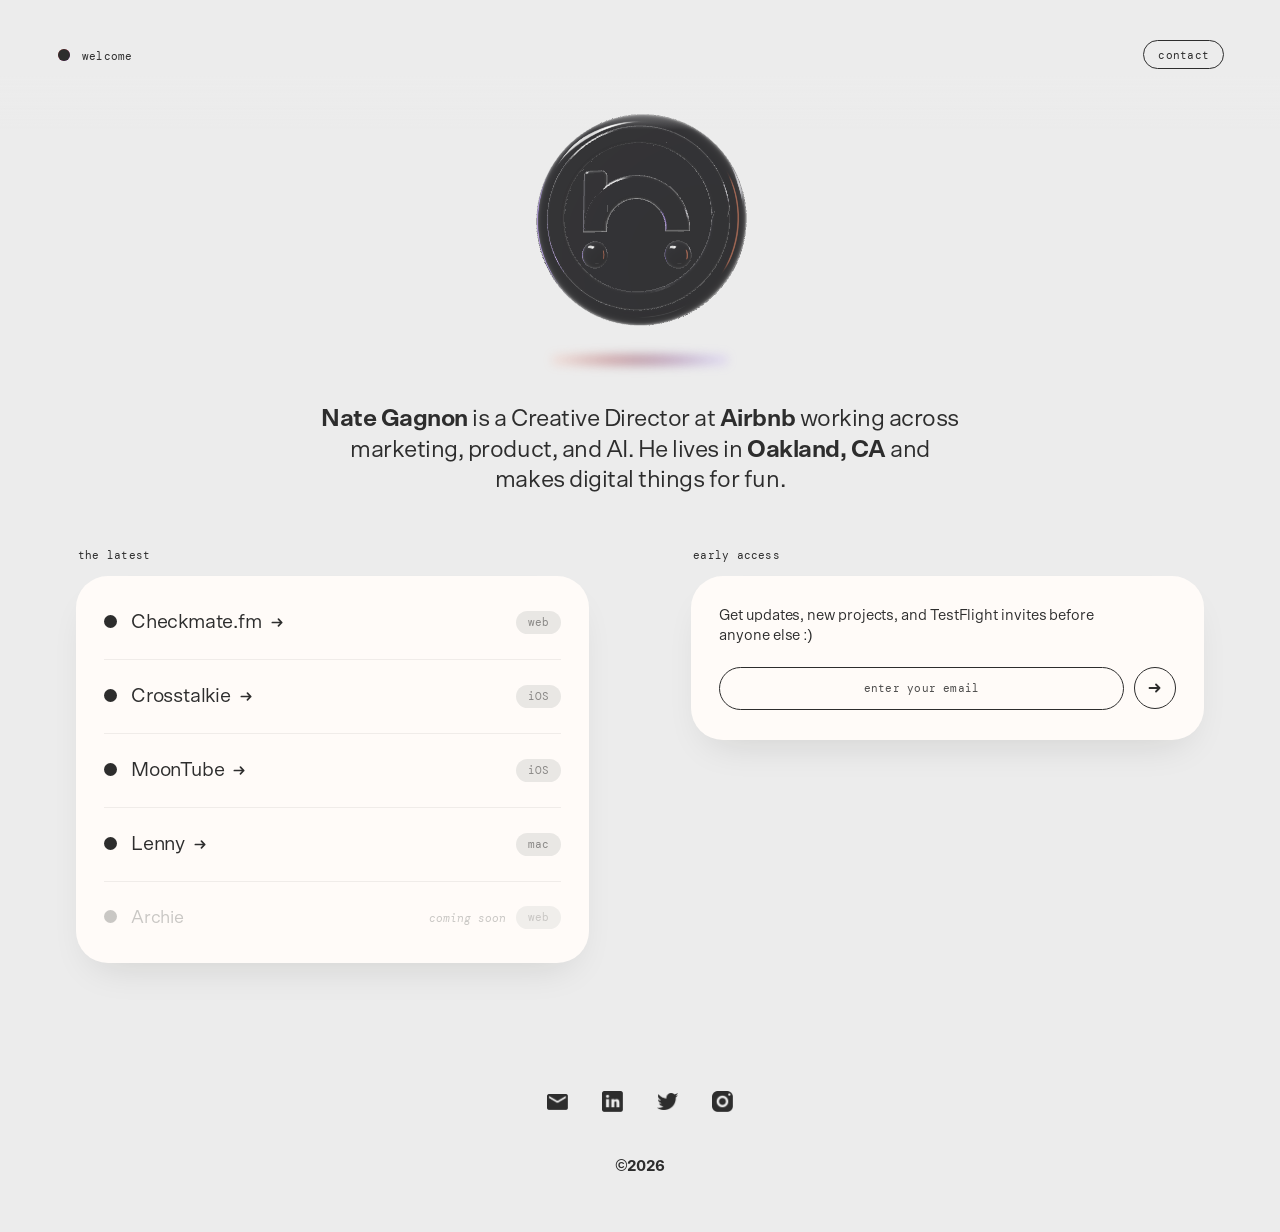
<file: index.html>
<!DOCTYPE html>
<html lang="en">
<head>
  <meta charset="UTF-8">
  <meta name="viewport" content="width=device-width, initial-scale=1.0, maximum-scale=1.0, viewport-fit=cover">
  <title>Nate Gagnon</title>
  <meta name="description" content="Nate Gagnon is a Creative Director at Airbnb. He lives in Oakland, CA and makes digital things for fun.">

  <!-- Open Graph / social share -->
  <meta property="og:type" content="website">
  <meta property="og:url" content="https://nategagnon.com/">
  <meta property="og:title" content="Nate Gagnon">
  <meta property="og:description" content="Creative Director at Airbnb. Lives in Oakland, CA and makes digital things for fun.">
  <meta property="og:image" content="https://nategagnon.com/assets/og-coin.png">
  <meta property="og:image:secure_url" content="https://nategagnon.com/assets/og-coin.png">
  <meta property="og:image:type" content="image/png">
  <meta property="og:image:width" content="1200">
  <meta property="og:image:height" content="630">
  <meta property="og:image:alt" content="Nate Gagnon — nategagnon.com">
  <meta name="twitter:card" content="summary_large_image">
  <meta name="twitter:title" content="Nate Gagnon">
  <meta name="twitter:description" content="Creative Director at Airbnb. Lives in Oakland, CA and makes digital things for fun.">
  <meta name="twitter:image" content="https://nategagnon.com/assets/og-coin.png">

  <link rel="preconnect" href="https://fonts.googleapis.com">
  <link rel="preconnect" href="https://fonts.gstatic.com" crossorigin>
  <link href="https://fonts.googleapis.com/css2?family=DM+Mono:ital,wght@0,400;0,500;1,400&display=swap" rel="stylesheet">
  <link rel="stylesheet" href="css/style.css?v=202607231500">
</head>
<body>

  <div class="nav-blend"></div>

  <nav class="top-nav">
    <div id="bug-slot"></div>
    <button class="contact-pill" id="nav-contact">contact</button>
    <span class="nav-updated" id="nav-updated" hidden></span>
  </nav>

  <div id="chev-slot"></div>

  <main id="view"></main>

  <script src="vendor/three.min.js?v=202607151600"></script>
  <script src="js/glossy-icon.js?v=202607231500"></script>
  <script src="js/app.js?v=202607231500"></script>
</body>
</html>
</file>
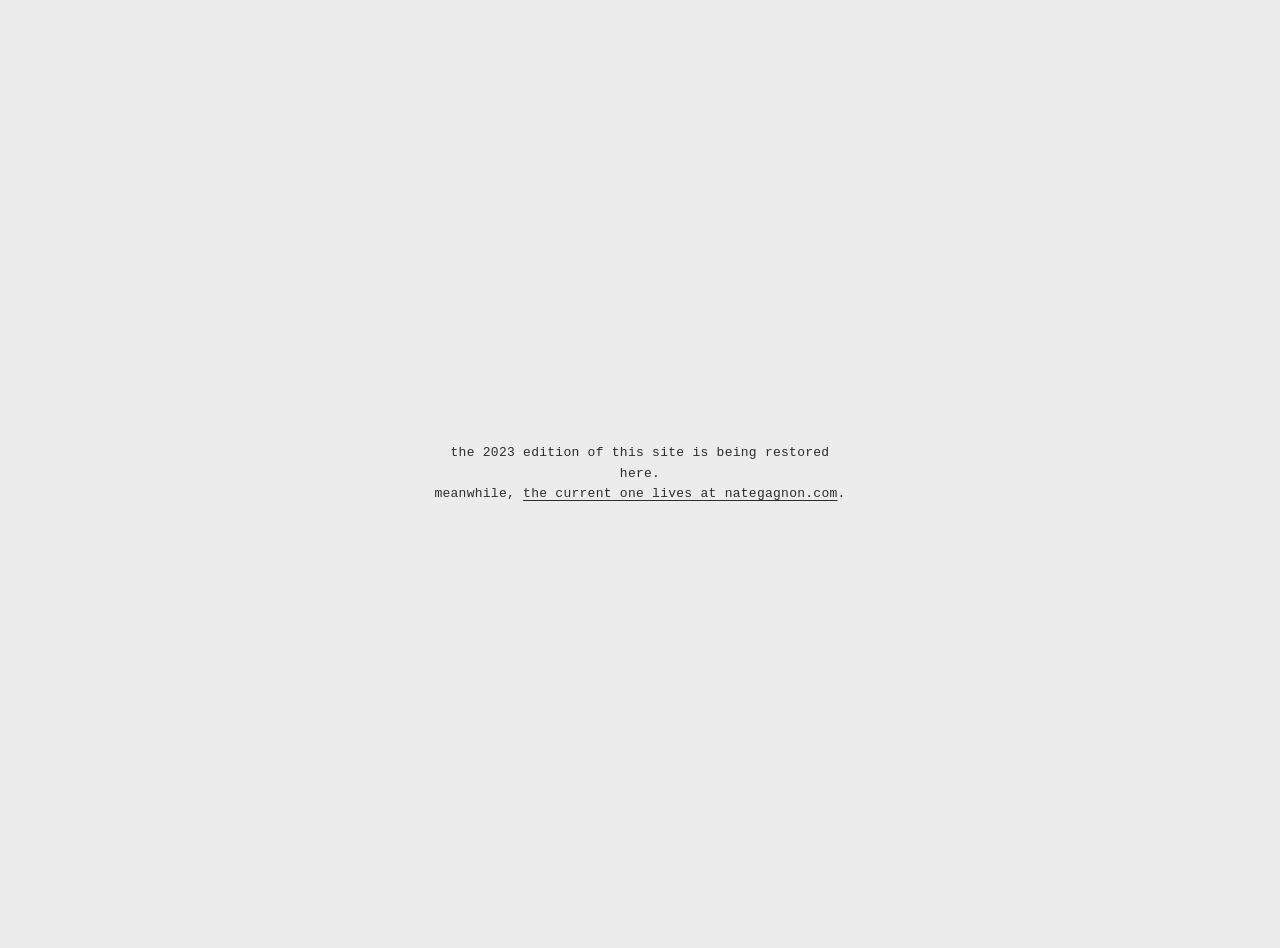
<file: 2023/index.html>
<!DOCTYPE html>
<html lang="en">
<head>
  <meta charset="UTF-8">
  <meta name="viewport" content="width=device-width, initial-scale=1.0">
  <title>Nate Gagnon — 2023 archive</title>
  <style>
    html, body { height: 100%; margin: 0; }
    body {
      background: #ECECEC;
      color: #2D2D2D;
      font-family: ui-monospace, "SF Mono", Menlo, monospace;
      display: flex;
      align-items: center;
      justify-content: center;
      text-align: center;
      padding: 24px;
    }
    .wrap { max-width: 420px; }
    p { font-size: 13px; line-height: 1.6; letter-spacing: 0.02em; }
    a { color: inherit; text-underline-offset: 3px; }
  </style>
</head>
<body>
  <div class="wrap">
    <p>the 2023 edition of this site is being restored here.<br>meanwhile, <a href="/">the current one lives at nategagnon.com</a>.</p>
  </div>
</body>
</html>
</file>
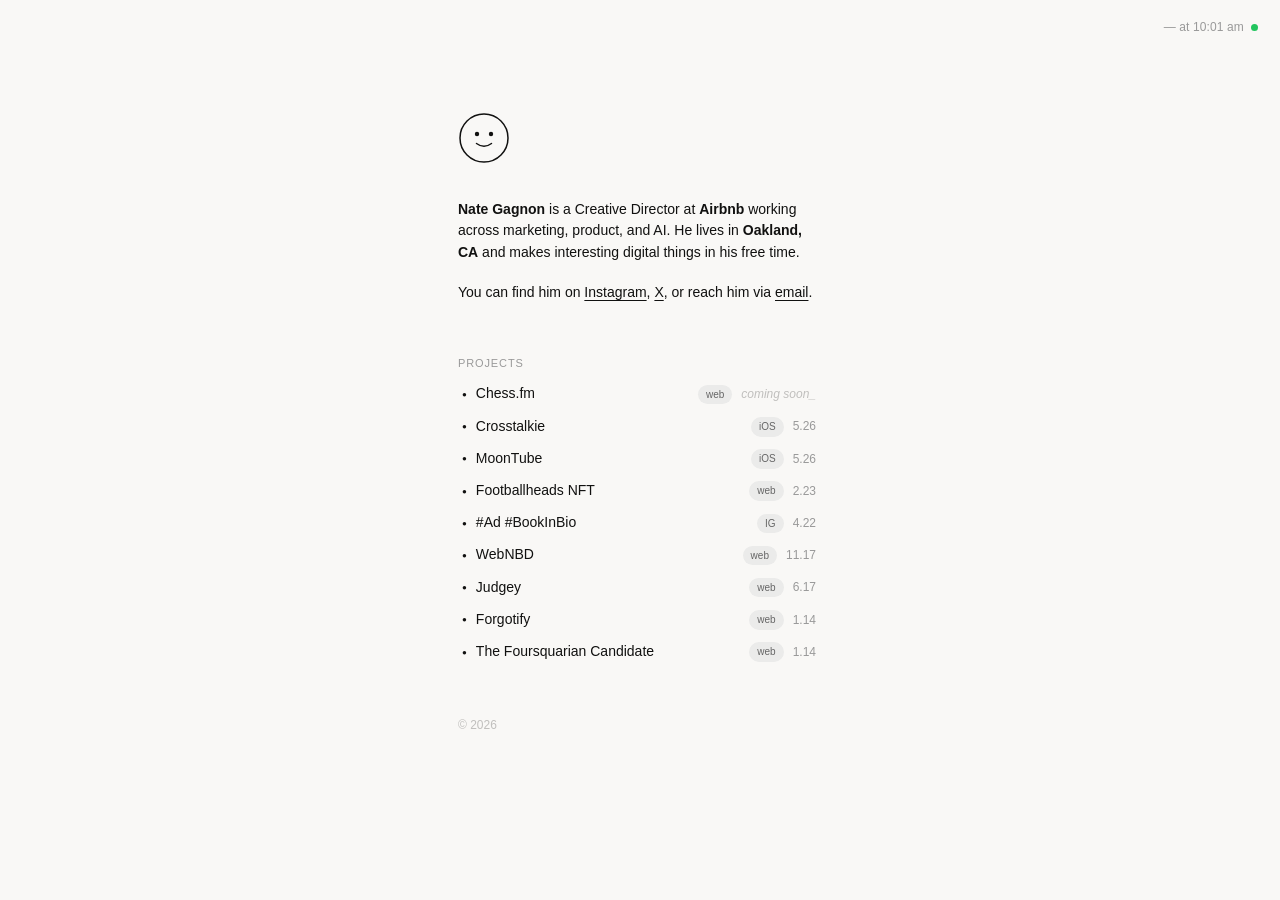
<file: index-v1-backup.html>
<!DOCTYPE html>
<html lang="en">
<head>
  <meta charset="UTF-8">
  <meta name="viewport" content="width=device-width, initial-scale=1.0">
  <title>Nate Gagnon</title>
  <style>
    *, *::before, *::after { margin: 0; padding: 0; box-sizing: border-box; }

    :root {
      --bg: #f9f8f6;
      --ink: #111110;
      --muted: #999;
      --tag-bg: #ebebea;
      --tag-ink: #666;
      --accent: #f97316;
    }

    html { font-size: 14px; }

    body {
      background: var(--bg);
      color: var(--ink);
      font-family: -apple-system, BlinkMacSystemFont, "Helvetica Neue", Arial, sans-serif;
      line-height: 1.55;
      min-height: 100vh;
      cursor: crosshair;
    }

    a { color: inherit; cursor: pointer; }

    /* ── Weather bar ── */
    #weather-bar {
      position: fixed;
      top: 18px;
      right: 22px;
      font-size: 12px;
      color: var(--muted);
      display: flex;
      align-items: center;
      gap: 7px;
      z-index: 100;
      user-select: none;
      letter-spacing: 0.01em;
    }

    .live-dot {
      width: 7px;
      height: 7px;
      border-radius: 50%;
      background: #22c55e;
      flex-shrink: 0;
      animation: livepulse 2.4s ease-in-out infinite;
    }

    @keyframes livepulse {
      0%, 100% { opacity: 1;   transform: scale(1);   }
      50%       { opacity: 0.4; transform: scale(0.75); }
    }

    /* ── Layout ── */
    .container {
      max-width: 420px;
      margin: 0 auto;
      padding: 112px 28px 56px;
    }

    /* ── Logo ── */
    .logo-wrap {
      margin-bottom: 28px;
      display: inline-block;
    }

    #main-logo {
      width: 52px;
      height: 52px;
      display: block;
      transition: transform 0.4s cubic-bezier(0.34, 1.56, 0.64, 1);
    }

    .logo-wrap:hover #main-logo {
      transform: rotate(-8deg) scale(1.06);
    }

    /* ── Bio ── */
    .bio {
      margin-bottom: 18px;
      font-size: 14px;
    }

    .bio strong { font-weight: 600; }

    .bio a {
      text-decoration: underline;
      text-underline-offset: 3px;
      text-decoration-thickness: 1px;
      transition: opacity 0.15s;
    }
    .bio a:hover { opacity: 0.5; }

    .contact {
      font-size: 14px;
      margin-bottom: 52px;
    }

    .contact a {
      text-decoration: underline;
      text-underline-offset: 3px;
      text-decoration-thickness: 1px;
      transition: opacity 0.15s;
    }
    .contact a:hover { opacity: 0.5; }

    /* ── Projects ── */
    .section-label {
      font-size: 11px;
      text-transform: uppercase;
      letter-spacing: 0.08em;
      color: var(--muted);
      margin-bottom: 6px;
    }

    .projects {
      list-style: none;
    }

    .project {
      display: flex;
      align-items: center;
      gap: 9px;
      padding: 6px 6px 6px 4px;
      border-radius: 5px;
      cursor: pointer;
      transition: background 0.12s, transform 0.15s;
      position: relative;
    }

    .project:hover {
      background: rgba(0,0,0,0.035);
      transform: translateX(3px);
    }

    /* Bullet */
    .bullet {
      font-size: 8px;
      flex-shrink: 0;
      color: var(--ink);
      transition: color 0.2s, transform 0.25s cubic-bezier(0.34, 1.56, 0.64, 1);
      line-height: 1;
      margin-top: 1px;
    }

    .project:hover .bullet {
      color: var(--accent);
      transform: scale(1.8);
    }

    .project-name {
      flex: 1;
      font-size: 14px;
      line-height: 1.3;
    }

    /* underline reveal on hover */
    .project-name::after {
      content: '';
      display: block;
      height: 1px;
      background: var(--ink);
      transform: scaleX(0);
      transform-origin: left;
      transition: transform 0.25s ease;
      margin-top: 1px;
    }

    .project:hover .project-name::after {
      transform: scaleX(1);
    }

    .tag {
      font-size: 10px;
      background: var(--tag-bg);
      color: var(--tag-ink);
      padding: 2px 8px;
      border-radius: 100px;
      transition: background 0.18s, color 0.18s;
      white-space: nowrap;
      flex-shrink: 0;
    }

    .project:hover .tag {
      background: var(--ink);
      color: var(--bg);
    }

    .date {
      font-size: 12px;
      color: var(--muted);
      white-space: nowrap;
      font-variant-numeric: tabular-nums;
      margin-left: auto;
      flex-shrink: 0;
      transition: color 0.2s;
    }

    .project:hover .date {
      color: var(--ink);
    }

    .date.soon {
      font-style: italic;
      color: #c0bfbd;
    }

    /* blink cursor on "coming soon" */
    .date.soon::after {
      content: '_';
      animation: blink 1.1s step-end infinite;
    }

    @keyframes blink {
      0%, 100% { opacity: 1; }
      50%       { opacity: 0; }
    }

    /* ── Footer ── */
    .footer {
      margin-top: 48px;
      font-size: 12px;
      color: #c0bfbd;
    }

    /* ── Spawned logo ghosts ── */
    .ghost {
      position: fixed;
      pointer-events: none;
      z-index: 9999;
      transform: translate(-50%, -50%) scale(0) rotate(0deg);
      opacity: 0;
      transition:
        transform 0.35s cubic-bezier(0.34, 1.56, 0.64, 1),
        opacity   0.35s ease;
    }

    .ghost.pop {
      transform: translate(-50%, -50%) scale(1) rotate(var(--rot));
      opacity: 0.85;
    }

    .ghost.fade {
      transform: translate(-50%, calc(-50% - 24px)) scale(0.7) rotate(var(--rot));
      opacity: 0;
      transition:
        transform 0.7s ease,
        opacity   0.7s ease;
    }
  </style>
</head>
<body>

  <!-- Weather / Time -->
  <div id="weather-bar">
    <span id="weather-text">—° at —:——</span>
    <div class="live-dot"></div>
  </div>

  <div class="container">

    <!-- Logo -->
    <div class="logo-wrap" id="logo-wrap">
      <svg id="main-logo" viewBox="0 0 52 52" fill="none" xmlns="http://www.w3.org/2000/svg" aria-hidden="true">
        <circle cx="26" cy="26" r="24" stroke="#111110" stroke-width="1.5"/>
        <circle id="eye-l" cx="19" cy="22" r="2.2" fill="#111110"/>
        <circle id="eye-r" cx="33" cy="22" r="2.2" fill="#111110"/>
        <path id="mouth" d="M18.5 31.5 Q26 37 33.5 31.5" stroke="#111110" stroke-width="1.5" stroke-linecap="round" fill="none"/>
      </svg>
    </div>

    <!-- Bio -->
    <p class="bio">
      <strong>Nate Gagnon</strong> is a Creative Director at
      <strong>Airbnb</strong> working across marketing, product,
      and AI. He lives in <strong>Oakland, CA</strong> and makes
      interesting digital things in his free time.
    </p>

    <p class="contact">
      You can find him on
      <a href="https://instagram.com/nategagnon" target="_blank" rel="noopener">Instagram</a>,
      <a href="https://x.com/nategagnon" target="_blank" rel="noopener">X</a>,
      or reach him via <a href="mailto:nate@nategagnon.com">email</a>.
    </p>

    <!-- Projects -->
    <div class="section-label">Projects</div>
    <ul class="projects">
      <li class="project" data-url="">
        <span class="bullet">●</span>
        <span class="project-name">Chess.fm</span>
        <span class="tag">web</span>
        <span class="date soon">coming soon</span>
      </li>
      <li class="project" data-url="">
        <span class="bullet">●</span>
        <span class="project-name">Crosstalkie</span>
        <span class="tag">iOS</span>
        <span class="date">5.26</span>
      </li>
      <li class="project" data-url="">
        <span class="bullet">●</span>
        <span class="project-name">MoonTube</span>
        <span class="tag">iOS</span>
        <span class="date">5.26</span>
      </li>
      <li class="project" data-url="">
        <span class="bullet">●</span>
        <span class="project-name">Footballheads NFT</span>
        <span class="tag">web</span>
        <span class="date">2.23</span>
      </li>
      <li class="project" data-url="">
        <span class="bullet">●</span>
        <span class="project-name">#Ad #BookInBio</span>
        <span class="tag">IG</span>
        <span class="date">4.22</span>
      </li>
      <li class="project" data-url="">
        <span class="bullet">●</span>
        <span class="project-name">WebNBD</span>
        <span class="tag">web</span>
        <span class="date">11.17</span>
      </li>
      <li class="project" data-url="">
        <span class="bullet">●</span>
        <span class="project-name">Judgey</span>
        <span class="tag">web</span>
        <span class="date">6.17</span>
      </li>
      <li class="project" data-url="">
        <span class="bullet">●</span>
        <span class="project-name">Forgotify</span>
        <span class="tag">web</span>
        <span class="date">1.14</span>
      </li>
      <li class="project" data-url="">
        <span class="bullet">●</span>
        <span class="project-name">The Foursquarian Candidate</span>
        <span class="tag">web</span>
        <span class="date">1.14</span>
      </li>
    </ul>

    <div class="footer">© 2026</div>
  </div>

  <script>
    // ─── WEATHER + TIME ────────────────────────────────────────────────
    const weatherEl = document.getElementById('weather-text');
    let cachedTemp = null;

    async function loadWeather() {
      try {
        const r = await fetch(
          'https://api.open-meteo.com/v1/forecast' +
          '?latitude=37.8044&longitude=-122.2712' +
          '&current=temperature_2m&temperature_unit=fahrenheit' +
          '&timezone=America%2FLos_Angeles'
        );
        const d = await r.json();
        cachedTemp = Math.round(d.current.temperature_2m);
      } catch (_) {}
    }

    function oaklandTime() {
      return new Date().toLocaleTimeString('en-US', {
        timeZone: 'America/Los_Angeles',
        hour: 'numeric',
        minute: '2-digit',
        hour12: true,
      }).toLowerCase();
    }

    function renderWeather() {
      const t = oaklandTime();
      weatherEl.textContent = cachedTemp != null
        ? `${cachedTemp}° at ${t}`
        : `— at ${t}`;
    }

    loadWeather().then(renderWeather);
    setInterval(renderWeather, 15_000);       // refresh time every 15s
    setInterval(loadWeather, 10 * 60_000);    // refresh temp every 10min


    // ─── EYE TRACKING ─────────────────────────────────────────────────
    const eyeL = document.getElementById('eye-l');
    const eyeR = document.getElementById('eye-r');
    const logoSvg = document.getElementById('main-logo');
    const EL = { x: 19, y: 22 };
    const ER = { x: 33, y: 22 };
    const MAX_OFFSET = 2.2;

    document.addEventListener('mousemove', (e) => {
      const rect = logoSvg.getBoundingClientRect();
      const cx = rect.left + rect.width  / 2;
      const cy = rect.top  + rect.height / 2;
      const dx = e.clientX - cx;
      const dy = e.clientY - cy;
      const dist = Math.hypot(dx, dy) || 1;
      const f = Math.min(dist / 320, 1) * MAX_OFFSET;
      const ox = (dx / dist) * f;
      const oy = (dy / dist) * f;

      eyeL.setAttribute('cx', EL.x + ox);
      eyeL.setAttribute('cy', EL.y + oy);
      eyeR.setAttribute('cx', ER.x + ox);
      eyeR.setAttribute('cy', ER.y + oy);
    });


    // ─── CLICK → SPAWN GHOST LOGOS ────────────────────────────────────
    const GHOST_SVG = `
      <svg width="36" height="36" viewBox="0 0 52 52" fill="none" xmlns="http://www.w3.org/2000/svg">
        <circle cx="26" cy="26" r="24" stroke="#111110" stroke-width="1.5"/>
        <circle cx="19" cy="22" r="2.2" fill="#111110"/>
        <circle cx="33" cy="22" r="2.2" fill="#111110"/>
        <path d="M18.5 31.5 Q26 37 33.5 31.5" stroke="#111110" stroke-width="1.5" stroke-linecap="round" fill="none"/>
      </svg>`;

    function spawnGhost(x, y) {
      const el = document.createElement('div');
      el.className = 'ghost';
      el.innerHTML = GHOST_SVG;
      const rot = (Math.random() * 40 - 20).toFixed(1) + 'deg';
      el.style.setProperty('--rot', rot);
      el.style.left = x + 'px';
      el.style.top  = y + 'px';
      document.body.appendChild(el);

      // pop in
      requestAnimationFrame(() => requestAnimationFrame(() => {
        el.classList.add('pop');

        // float away + fade
        setTimeout(() => {
          el.classList.add('fade');
          setTimeout(() => el.remove(), 750);
        }, 600);
      }));
    }

    document.addEventListener('click', (e) => {
      // still navigate links normally — just also spawn a ghost
      spawnGhost(e.clientX, e.clientY);
    });


    // ─── PROJECT NAVIGATION ───────────────────────────────────────────
    document.querySelectorAll('.project').forEach(row => {
      row.addEventListener('click', () => {
        const url = row.dataset.url;
        if (url) window.open(url, '_blank', 'noopener');
      });
    });
  </script>
</body>
</html>
</file>
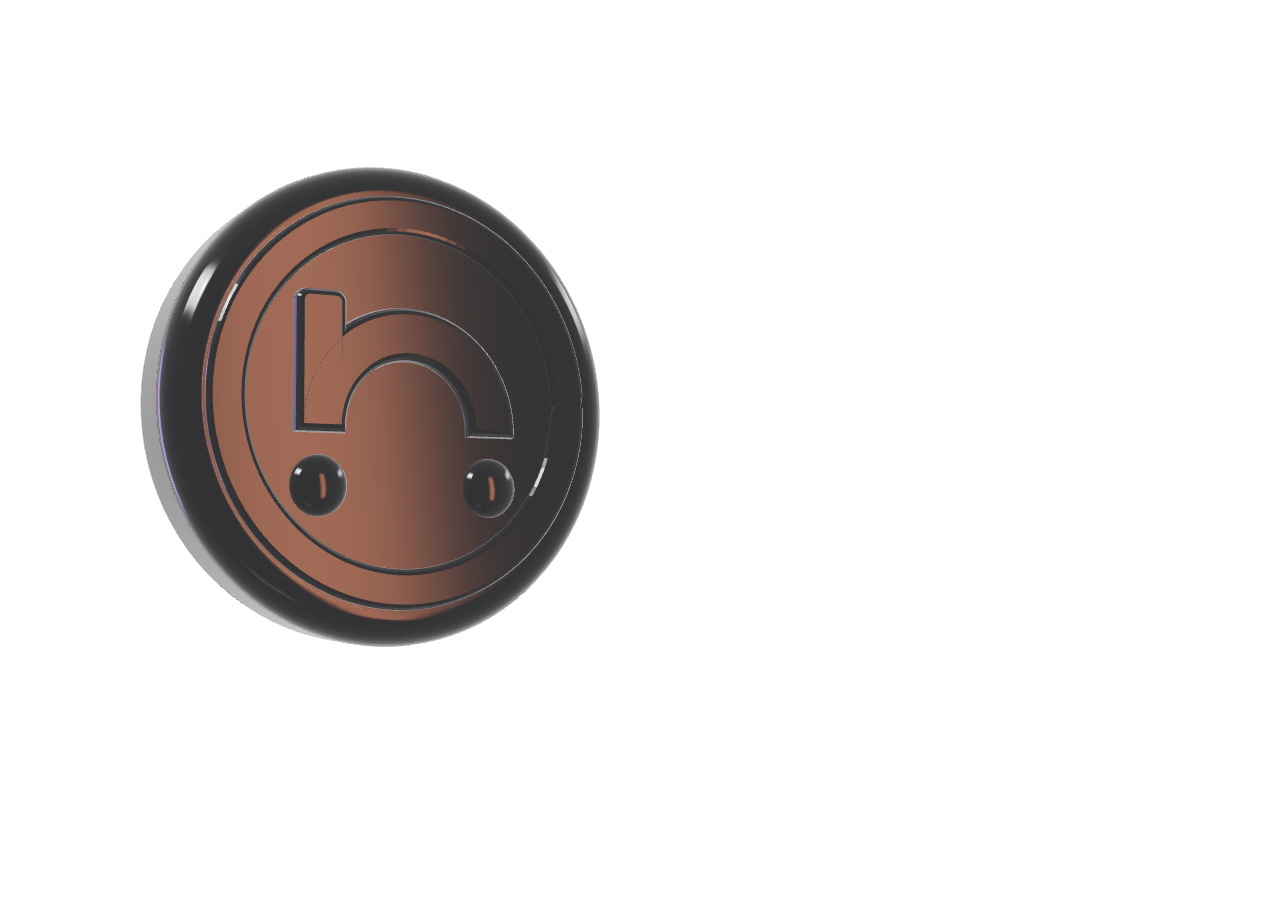
<file: og-capture.html>
<!DOCTYPE html>
<html>
<head>
  <meta charset="UTF-8">
  <style>
    html, body { margin: 0; background: transparent; }
    #stage { width: 760px; height: 760px; position: relative; }
  </style>
</head>
<body>
  <div id="stage">
    <glossy-icon shape="hncircle2" phase="0.42" speed="0" finish="mirror"></glossy-icon>
  </div>
  <script src="vendor/three.min.js"></script>
  <script src="js/glossy-icon.js"></script>
</body>
</html>
</file>
<file: css/style.css>
/* ─────────────────────────────────────────────
   nategagnon.com — portfolio26
   Mobile-first. Design source: /Desktop/portfolio26 comps.
   ───────────────────────────────────────────── */

/* ── Fonts ── */
@font-face {
  font-family: 'Scto Grotesk A';
  src: url('../fonts/SctoGroteskATRIAL-Regular.otf') format('opentype');
  font-weight: 400;
  font-display: swap;
}
@font-face {
  font-family: 'Scto Grotesk A';
  src: url('../fonts/SctoGroteskATRIAL-Medium.otf') format('opentype');
  font-weight: 500;
  font-display: swap;
}
@font-face {
  font-family: 'Scto Grotesk A';
  src: url('../fonts/SctoGroteskATRIAL-Bold.otf') format('opentype');
  font-weight: 700;
  font-display: swap;
}

/* ── Tokens ── */
:root {
  --bg: #ECECEC;
  --card: #FFFBF8;
  --ink: #2D2D2D;
  --muted: #A6A4A1;
  --faint: #C9C7C4;
  --divider: rgba(45, 45, 45, 0.07);
  --tag-bg: #E9E7E4;
  --tag-ink: #8A8886;
  --btn-grey: #EDEAE7;
  --shadow-ink: rgba(20, 18, 14, 0.30);

  --sans: 'Scto Grotesk A', -apple-system, BlinkMacSystemFont, sans-serif;
  --mono: 'DM Mono', ui-monospace, 'SF Mono', monospace;

  /* Emil-approved curves */
  --ease-out: cubic-bezier(0.23, 1, 0.32, 1);
  --ease-in-out: cubic-bezier(0.77, 0, 0.175, 1);

  --page-pad: 28px;
  --card-radius: 32px;
}

*, *::before, *::after { margin: 0; padding: 0; box-sizing: border-box; }

html { font-size: 16px; }

body {
  background: var(--bg);
  color: var(--ink);
  font-family: var(--sans);
  -webkit-font-smoothing: antialiased;
  min-height: 100vh;
  min-height: 100dvh;
  overflow-x: hidden;
}

a { color: inherit; text-decoration: none; }
button { font: inherit; color: inherit; background: none; border: none; cursor: pointer; }

/* ─────────────────────────────────────────────
   TOP NAV (fixed) + blend gradient
   ───────────────────────────────────────────── */
.nav-blend {
  position: fixed;
  top: 0; left: 0; right: 0;
  height: 110px;
  background: linear-gradient(to bottom, var(--bg) 0%, var(--bg) 58px, rgba(236,236,236,0) 100%);
  pointer-events: none;
  z-index: 90;
}

.top-nav {
  position: fixed;
  top: 0; left: 0; right: 0;
  display: flex;
  align-items: center;
  justify-content: space-between;
  padding: 21px var(--page-pad) 0;
  z-index: 100;
}

/* ── The bug (top-left ticker) ── */
.bug-dot {
  position: relative;
  display: block;
  width: 12px;
  height: 12px;
  border-radius: 50%;
  /* the gradient lives underneath… */
  background: linear-gradient(135deg, #FF8A5C 0%, #FF5C87 45%, #A06BFF 100%);
  animation: bug-pulse 2.8s ease-in-out infinite;
}
/* …an ink veil breathes open just enough to hint at it */
.bug-dot::after {
  content: '';
  position: absolute;
  inset: 0;
  border-radius: 50%;
  background: var(--ink);
  animation: bug-veil 2.8s ease-in-out infinite;
}
@keyframes bug-pulse {
  0%, 100% { transform: scale(1); }
  50%      { transform: scale(1.16); }
}
@keyframes bug-veil {
  0%, 100% { opacity: 1; }
  50%      { opacity: 0.45; }
}
@media (prefers-reduced-motion: reduce) {
  .bug-dot { animation: none; } /* no movement — the color breath still plays */
}

.bug {
  display: flex;
  align-items: center;
  gap: 10px;
  font-family: var(--mono);
  font-size: 11px;
  letter-spacing: 0.02em;
  color: var(--ink);
  user-select: none;
  min-width: 0;
}

.bug-glyph {
  flex-shrink: 0;
  position: relative;
  overflow: hidden;
  width: 16px;
  height: 14px;
  display: flex;
  align-items: center;
  justify-content: center;
}

.icon-img { display: block; width: auto; }

/* ticker window */
.bug-ticker {
  position: relative;
  overflow: hidden;
  height: 16px;
  display: flex;
  align-items: center;
}

.bug-line {
  display: block;
  white-space: nowrap;
  line-height: 16px;
  transform: translateY(1px); /* optical: sit level with the circle */
  transition: opacity 260ms ease;
}

.bug-glyph .glyph-inner {
  display: flex;
  align-items: center;
  justify-content: center;
  width: 100%;
  height: 100%;
}

/* home-link variant of the bug (✖ home on subpages) */
.bug-home {
  cursor: pointer;
  border-radius: 6px;
}
@media (hover: hover) and (pointer: fine) {
  .bug-home:hover .bug-glyph { animation: spin-x 500ms var(--ease-in-out); }
}
@keyframes spin-x {
  from { transform: rotate(0deg); }
  to   { transform: rotate(90deg); }
}

/* ── contact pill ── */
.contact-pill {
  font-family: var(--mono);
  font-size: 11px;
  letter-spacing: 0.02em;
  padding: 7px 14px 6px; /* text optically centered in the pill */
  border: 1px solid var(--ink);
  border-radius: 100px;
  background: transparent;
  transition: transform 160ms var(--ease-out), background 180ms ease, color 180ms ease;
}
.contact-pill:active { transform: scale(0.96); }
@media (hover: hover) and (pointer: fine) {
  .contact-pill:hover { background: var(--ink); color: var(--bg); }
}

/* "Updated x.xx" stamp that replaces the pill on the contact page */
.nav-updated {
  font-family: var(--mono);
  font-size: 11px;
  letter-spacing: 0.02em;
  color: var(--ink);
  user-select: none;
  /* match the contact-pill's box height so the nav (and the home bug)
     sit at the same position as on every other page */
  padding: 7px 0 6px;
  border: 1px solid transparent;
}
.nav-updated[hidden] { display: none; }

/* ─────────────────────────────────────────────
   LAYOUT / VIEWS
   ───────────────────────────────────────────── */
.container {
  max-width: 440px;
  margin: 0 auto;
  padding: 0 var(--page-pad);
}

/* flow-root contains the hero's margin-top so it can't collapse out to the
   document root — which was inflating scroll height into empty gray on mobile */
#view { position: relative; display: flow-root; }

.view-panel { touch-action: pan-y; }

/* card rise-in on view enter */
.card-in {
  opacity: 0;
  transform: translateY(14px);
  animation: card-in 380ms var(--ease-out) forwards;
  animation-delay: var(--cd, 60ms);
}
@keyframes card-in {
  to { opacity: 1; transform: translateY(0); }
}
@media (prefers-reduced-motion: reduce) {
  .card-in { animation-duration: 150ms; transform: none; }
}

/* view transition states */
.view-panel {
  transition: opacity 220ms var(--ease-out), transform 260ms var(--ease-out), filter 220ms ease;
}
.view-panel.v-exit {
  opacity: 0;
  transform: translateY(6px);
  filter: blur(2px);
  transition-duration: 150ms;
}
.view-panel.v-enter {
  opacity: 0;
  transform: translateY(10px);
  filter: blur(2px);
  transition: none;
}

/* horizontal slide (project → project) */
.view-panel { transform-origin: 50% 85%; }
.view-panel .hero-stage,
.view-panel .project-card {
  transition: transform 480ms cubic-bezier(0.23, 1, 0.32, 1);
}
.view-panel.h-exit-left   { opacity: 0; transform: translateX(-44px) rotate(-1deg); filter: blur(2px); transition-duration: 170ms; }
.view-panel.h-exit-right  { opacity: 0; transform: translateX(44px) rotate(1deg);  filter: blur(2px); transition-duration: 170ms; }
.view-panel.h-enter-left  { opacity: 0; transform: translateX(-48px) rotate(-1deg); filter: blur(2px); transition: none; }
.view-panel.h-enter-right { opacity: 0; transform: translateX(48px) rotate(1deg);  filter: blur(2px); transition: none; }
.view-panel.h-enter-left  .hero-stage   { transform: translateX(-22px); transition: none; }
.view-panel.h-enter-right .hero-stage   { transform: translateX(22px);  transition: none; }
.view-panel.h-enter-left  .project-card { transform: translateX(-72px) rotate(-0.8deg); transition: none; }
.view-panel.h-enter-right .project-card { transform: translateX(72px) rotate(0.8deg);  transition: none; }

/* ─────────────────────────────────────────────
   HERO (3D icon)
   ───────────────────────────────────────────── */
.hero {
  position: relative;
  display: flex;
  align-items: center;
  justify-content: center;
  margin-top: 96px;
  padding: 18px 0 26px;
}

.hero.project { margin-top: 96px; }

.hero-stage {
  position: relative;
  width: min(188px, 50vw);
  aspect-ratio: 1 / 1;
}

.hero-shadow {
  position: absolute;
  left: 15%; right: 15%; bottom: -13%;
  height: 7%;
  /* faint chromatic cast — light bouncing off something colorful out of frame */
  background:
    radial-gradient(ellipse at 35% 50%, rgba(255, 122, 89, 0.34), rgba(255, 122, 89, 0) 64%),
    radial-gradient(ellipse at 68% 50%, rgba(150, 105, 255, 0.28), rgba(150, 105, 255, 0) 68%),
    radial-gradient(ellipse at center, var(--shadow-ink), rgba(20,18,14,0) 70%);
  filter: blur(5px);
}

.hero-stage glossy-icon {
  position: absolute;
  inset: 0;
}

/* prev/next chevrons */
.chev {
  position: fixed;
  transform: translateY(-50%);
  z-index: 80;
  width: 44px; height: 44px;
  display: flex;
  align-items: center;
  justify-content: center;
  color: var(--ink);
  border-radius: 50%;
  transition: transform 160ms var(--ease-out), background 180ms ease;
  z-index: 10;
}
.chev svg, .chev img { width: auto; }
.chev.prev { left: calc(var(--page-pad) - 12px); }
.chev.next { right: calc(var(--page-pad) - 12px); }
.chev:active { transform: translateY(-50%) scale(0.92); }
@media (hover: hover) and (pointer: fine) {
  .chev:hover { background: rgba(28,27,26,0.06); }
  .chev.prev:hover img { transform: translateX(-2px); }
  .chev.next:hover img { transform: translateX(2px); }
  .chev img { transition: transform 180ms var(--ease-out); }
}

/* ─────────────────────────────────────────────
   HOME — bio + list
   ───────────────────────────────────────────── */
.home-grid {
  max-width: 440px;
  margin: 0 auto;
  padding: 0 var(--page-pad);
}

/* hard break on mobile, absorbed into the flow on desktop
   (Chrome still breaks at <br display:none>, so a span it is) */
.mbr { display: block; }

.bio {
  text-align: center;
  /* fluid: tracks the longest hard-broken line so the rag is always 4 lines */
  font-size: clamp(13.5px, calc((100vw - 108px) / 18.4), 18px);
  line-height: 1.3;
  letter-spacing: -0.02em;
  /* side padding aligns the copy with the card's inner content edge */
  padding: 46px 26px 46px;
  color: var(--ink);
}
.bio strong { font-weight: 700; color: var(--ink); }

.section-label {
  font-family: var(--mono);
  font-size: 11px;
  letter-spacing: 0.02em;
  color: var(--ink);
  padding: 0 2px 14px;
}

/* ── Card ── */
.card {
  background: var(--card);
  border-radius: var(--card-radius);
  padding: 10px 28px;
  box-shadow: 0 18px 40px -18px rgba(20,18,14,0.14);
  margin-bottom: 44px;
}

.row {
  display: flex;
  align-items: center;
  gap: 14px;
  padding: 24px 0;
  border-bottom: 1px solid var(--divider);
  cursor: pointer;
  -webkit-tap-highlight-color: transparent;
}
.row:last-child { border-bottom: none; }

.row-dot {
  flex-shrink: 0;
  width: 13px; height: 13px;
  margin-top: -2px; /* optically center against the text x-height */
  border-radius: 50%;
  background: var(--ink);
  transition: transform 200ms var(--ease-out), background 250ms ease;
}

.row-name {
  font-size: 20px;
  font-weight: 400;
  letter-spacing: -0.01em;
  display: flex;
  align-items: center;
  gap: 8px;
  min-width: 0;
  flex: 1;
  white-space: nowrap;
  overflow: hidden;
  text-overflow: ellipsis;
}

.row-arrow {
  display: inline-flex;
  transition: transform 200ms var(--ease-out);
}
.row-arrow svg { width: 15px; height: 15px; }

.row-meta {
  display: flex;
  align-items: center;
  gap: 10px;
  flex-shrink: 0;
}

.soon-label { white-space: nowrap; }

.tag {
  font-family: var(--mono);
  font-size: 11px;
  display: inline-flex;
  align-items: center;
  height: 23px;
  padding: 0 12px;
  line-height: 1;
  border-radius: 100px;
  background: var(--tag-bg);
  color: var(--tag-ink);
  transition: background 200ms ease, color 200ms ease;
}

.row:active .row-dot { transform: scale(0.8); }
@media (hover: hover) and (pointer: fine) {
  .row:hover .row-arrow, .contact-row:hover .row-arrow { transform: translateX(4px); }
  .row:hover .row-dot, .contact-row:hover .row-dot {
    transform: scale(1.25);
    background: linear-gradient(135deg, #FF8A5C 0%, #FF5C87 45%, #A06BFF 100%);
  }
  .row:hover .tag { background: var(--ink); color: var(--card); }
}

/* coming-soon rows */
.row.soon { cursor: default; }
.row.soon .row-dot  { background: var(--faint); }
.row.soon .row-name { color: var(--faint); font-size: 18px; }
.row.soon .tag      { background: #F0EEEB; color: var(--faint); }
.soon-label {
  font-family: var(--mono);
  font-style: italic;
  font-size: 11px;
  color: var(--faint);
}
@media (hover: hover) and (pointer: fine) {
  .row.soon:hover .row-dot { transform: none; }
  .row.soon:hover .tag     { background: #F0EEEB; color: var(--faint); }
}

/* row stagger-in */
.row.stagger {
  opacity: 0;
  transform: translateY(8px);
  animation: row-in 300ms var(--ease-out) forwards;
  animation-delay: var(--d, 0ms);
}
@keyframes row-in {
  to { opacity: 1; transform: translateY(0); }
}

/* ─────────────────────────────────────────────
   EARLY ACCESS
   ───────────────────────────────────────────── */
.early-card {
  background: var(--card);
  border-radius: var(--card-radius);
  padding: 30px 28px;
  box-shadow: 0 18px 40px -18px rgba(20,18,14,0.14);
  margin-bottom: 52px;
}

.early-copy {
  font-size: 15px;
  line-height: 1.35;
  letter-spacing: -0.005em;
  margin-bottom: 20px;
  color: var(--ink);
}

.email-form {
  display: flex;
  align-items: center;
  gap: 10px;
}

.email-input { flex: 1; min-width: 0; }

.email-go {
  flex-shrink: 0;
  width: 42px; height: 42px;
  border: 1px solid var(--ink);
  border-radius: 50%;
  display: flex;
  align-items: center;
  justify-content: center;
  color: var(--ink);
  transition: transform 160ms var(--ease-out), background 180ms ease, color 180ms ease;
}
.email-go svg { width: 16px; height: 16px; }
.email-go:active { transform: scale(0.92); }
@media (hover: hover) and (pointer: fine) {
  .email-go:hover { background: var(--ink); color: var(--card); }
}

.email-input {
  font-family: var(--mono);
  font-size: 11px;
  letter-spacing: 0.02em;
  text-align: center;
  color: var(--ink);
  padding: 13px 16px 14px;
  border: 1px solid var(--ink);
  border-radius: 100px;
  background: transparent;
  outline: none;
  transition: box-shadow 180ms ease, transform 160ms var(--ease-out);
}
.email-input::placeholder { color: var(--ink); opacity: 0.85; }
.email-input:focus { box-shadow: 0 0 0 3px rgba(28,27,26,0.08); }
.email-input:focus::placeholder { opacity: 0.3; }

/* ─────────────────────────────────────────────
   FOOTER
   ───────────────────────────────────────────── */
.footer {
  margin-top: 84px;
  padding-bottom: 56px;
  text-align: center;
}

.socials {
  display: flex;
  align-items: center;
  justify-content: center;
  gap: 34px;
  padding-bottom: 44px;
}

.social-link {
  display: flex;
  align-items: center;
  color: var(--ink);
  transition: transform 180ms var(--ease-out), opacity 150ms ease;
}
.social-link:active { transform: scale(0.9); }
@media (hover: hover) and (pointer: fine) {
  .social-link:hover { transform: translateY(-2px); }
}

.copyright {
  font-size: 16px;
  font-weight: 500;
  letter-spacing: -0.01em;
}


/* ─────────────────────────────────────────────
   PROJECT PAGE
   ───────────────────────────────────────────── */
.project-card {
  background: var(--card);
  border-radius: var(--card-radius);
  padding: 28px 26px 26px;
  box-shadow: 0 18px 40px -18px rgba(20,18,14,0.14);
  margin: 28px 0 48px;
  /* no forced height — card height tracks description line count; buttons are
     normalized to a fixed height so same-line-count cards match exactly */
}

.project-head {
  display: flex;
  align-items: center;
  justify-content: space-between;
  gap: 16px;
  padding-bottom: 18px;
  border-bottom: 1px solid var(--divider);
}

.project-title {
  font-size: 26px;
  font-weight: 700;
  letter-spacing: -0.015em;
}

.project-desc {
  padding: 18px 0 24px;
  font-size: 15.5px;
  line-height: 1.4;
  letter-spacing: -0.005em;
  color: var(--ink);
}

.project-actions {
  display: flex;
  flex-wrap: nowrap;
  gap: 10px;
}

/* secondary (outline) action hugs the card's right content edge, like the tag */
.project-actions .btn-outline { margin-left: auto; }

.btn {
  font-family: var(--mono);
  font-size: 11px;
  letter-spacing: 0.02em;
  /* fixed height (border-box) so filled and outline buttons are identical —
     otherwise the outline border makes 2-button cards taller than 1-button
     cards, and card height should track description line count, not buttons */
  height: 40px;
  padding: 0 15px;
  border-radius: 13px;
  white-space: nowrap;
  display: inline-flex;
  align-items: center;
  justify-content: center;
  gap: 9px;
  transition: transform 160ms var(--ease-out), background 180ms ease,
              color 180ms ease, border-color 180ms ease;
}
.btn:active { transform: scale(0.97); }

.btn-filled { background: var(--btn-grey); }
@media (hover: hover) and (pointer: fine) {
  .btn-filled:hover { background: var(--ink); color: var(--card); }
}

.btn-outline { border: 1px solid var(--ink); background: transparent; }
@media (hover: hover) and (pointer: fine) {
  .btn-outline:hover { background: var(--ink); color: var(--card); }
  .btn-outline:hover .btn-icon { filter: grayscale(1) brightness(2); }
}

.btn-icon { width: 17px; height: 17px; display: inline-flex; }
.btn-icon svg { width: 100%; height: 100%; }

/* ─────────────────────────────────────────────
   CONTACT PAGE
   ───────────────────────────────────────────── */
.contact-head { margin-bottom: 22px; }
.contact-head h1 {
  font-size: 21px;
  font-weight: 700;
  letter-spacing: -0.015em;
  line-height: 1.2;
}
.contact-updated {
  font-size: 21px;
  font-weight: 500;
  letter-spacing: -0.015em;
  line-height: 1.2;
  color: var(--muted);
}

.contact-row {
  display: flex;
  align-items: center;
  gap: 18px;
  padding: 24px 0;
  border-bottom: 1px solid var(--divider);
  cursor: pointer;
}
.contact-row:last-child { border-bottom: none; }

.contact-row .row-name { font-weight: 400; font-size: 20px; }

.contact-icon {
  margin-left: auto;
  display: flex;
  align-items: center;
  flex-shrink: 0;
  color: var(--ink);
  transition: transform 200ms var(--ease-out);
}
@media (hover: hover) and (pointer: fine) {
  .contact-row:hover .contact-icon { transform: scale(1.12); }
}

/* ─────────────────────────────────────────────
   DESKTOP
   ───────────────────────────────────────────── */
/* contact layout: stacked on mobile, copy|cards split on desktop */
.contact-grid {
  max-width: 440px;
  margin: 0 auto;
  padding: 0 var(--page-pad);
}

.contact-copy {
  padding: 128px 2px 40px;
  max-width: 400px;
}
.contact-copy p {
  font-size: 14.5px;
  line-height: 1.4;
  letter-spacing: -0.01em;
  color: var(--ink);
  margin-bottom: 15px;
}
.contact-copy p:last-child { margin-bottom: 0; }

@media (min-width: 700px) {
  .chev.prev { left: max(24px, calc(50vw - 330px)); }
  .chev.next { right: max(24px, calc(50vw - 330px)); }
}

/* ── desktop (per 'quick desktop mock') ── */
@media (min-width: 1080px) {
  .top-nav { padding: 40px 56px 0; }
  .nav-blend {
    height: 130px;
    background: linear-gradient(to bottom, var(--bg) 0%, var(--bg) 76px, rgba(236,236,236,0) 100%);
  }

  .hero { margin-top: 68px; padding: 16px 0 24px; }
  .hero-stage { width: 252px; }

  /* bio wraps naturally into the mock's 3-line rag */
  .bio .mbr { display: inline; }
  .bio {
    font-size: 24px;
    line-height: 1.28;
    max-width: 640px;
    margin: 0 auto;
    padding: 44px 0 52px;
  }

  /* the latest + early access side by side */
  .home-grid {
    display: grid;
    grid-template-columns: 1fr 1fr;
    gap: clamp(56px, 8vw, 140px);
    align-items: start;
    max-width: 1240px;
    padding: 0 56px;
  }
  .home-col { min-width: 0; }

  .container { max-width: 560px; }
  .bio-wrap { max-width: 780px; }
  /* contact: copy column left, cards column right */
  .contact-grid {
    display: grid;
    grid-template-columns: 0.9fr 1.1fr;
    gap: clamp(64px, 8vw, 150px);
    align-items: start;
    max-width: 1160px;
    padding: 0 56px;
    margin-top: 160px;
  }
  .contact-cards { min-width: 0; }
  .contact-copy {
    padding: 6px 0 0; /* first line optically level with the cards' label */
    max-width: 400px;
  }
  .contact-copy p { font-size: 16px; line-height: 1.5; margin-bottom: 18px; }
  .contact-cards .early-card { margin-bottom: 0; }
}

/* ─────────────────────────────────────────────
   REDUCED MOTION
   ───────────────────────────────────────────── */
@media (prefers-reduced-motion: reduce) {
  .view-panel,
  .bug-line,
  .bug-glyph .glyph-inner { transition-property: opacity; }
  .view-panel.v-exit, .view-panel.v-enter,
  .view-panel.h-exit-left, .view-panel.h-exit-right,
  .view-panel.h-enter-left, .view-panel.h-enter-right {
    transform: none;
    filter: none;
  }
  .row.stagger { animation-duration: 150ms; transform: none; }
}
</file>
